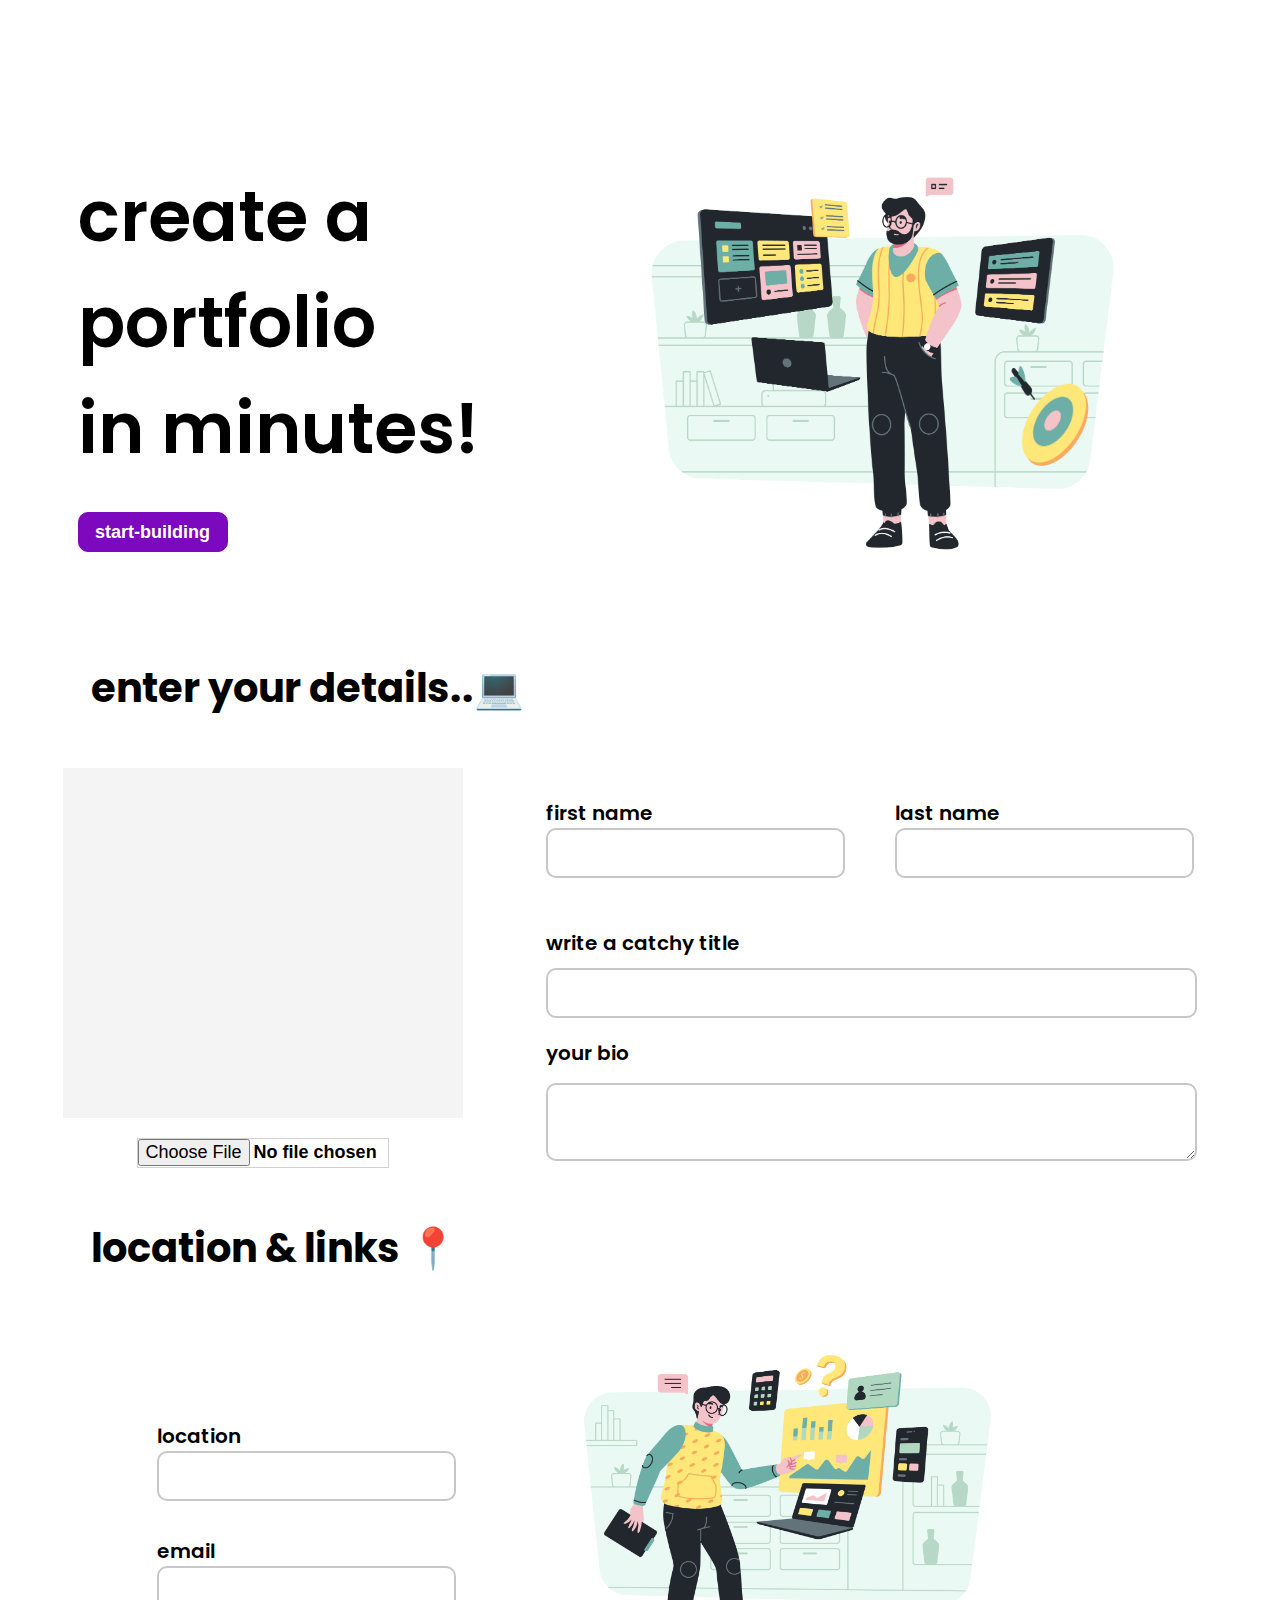
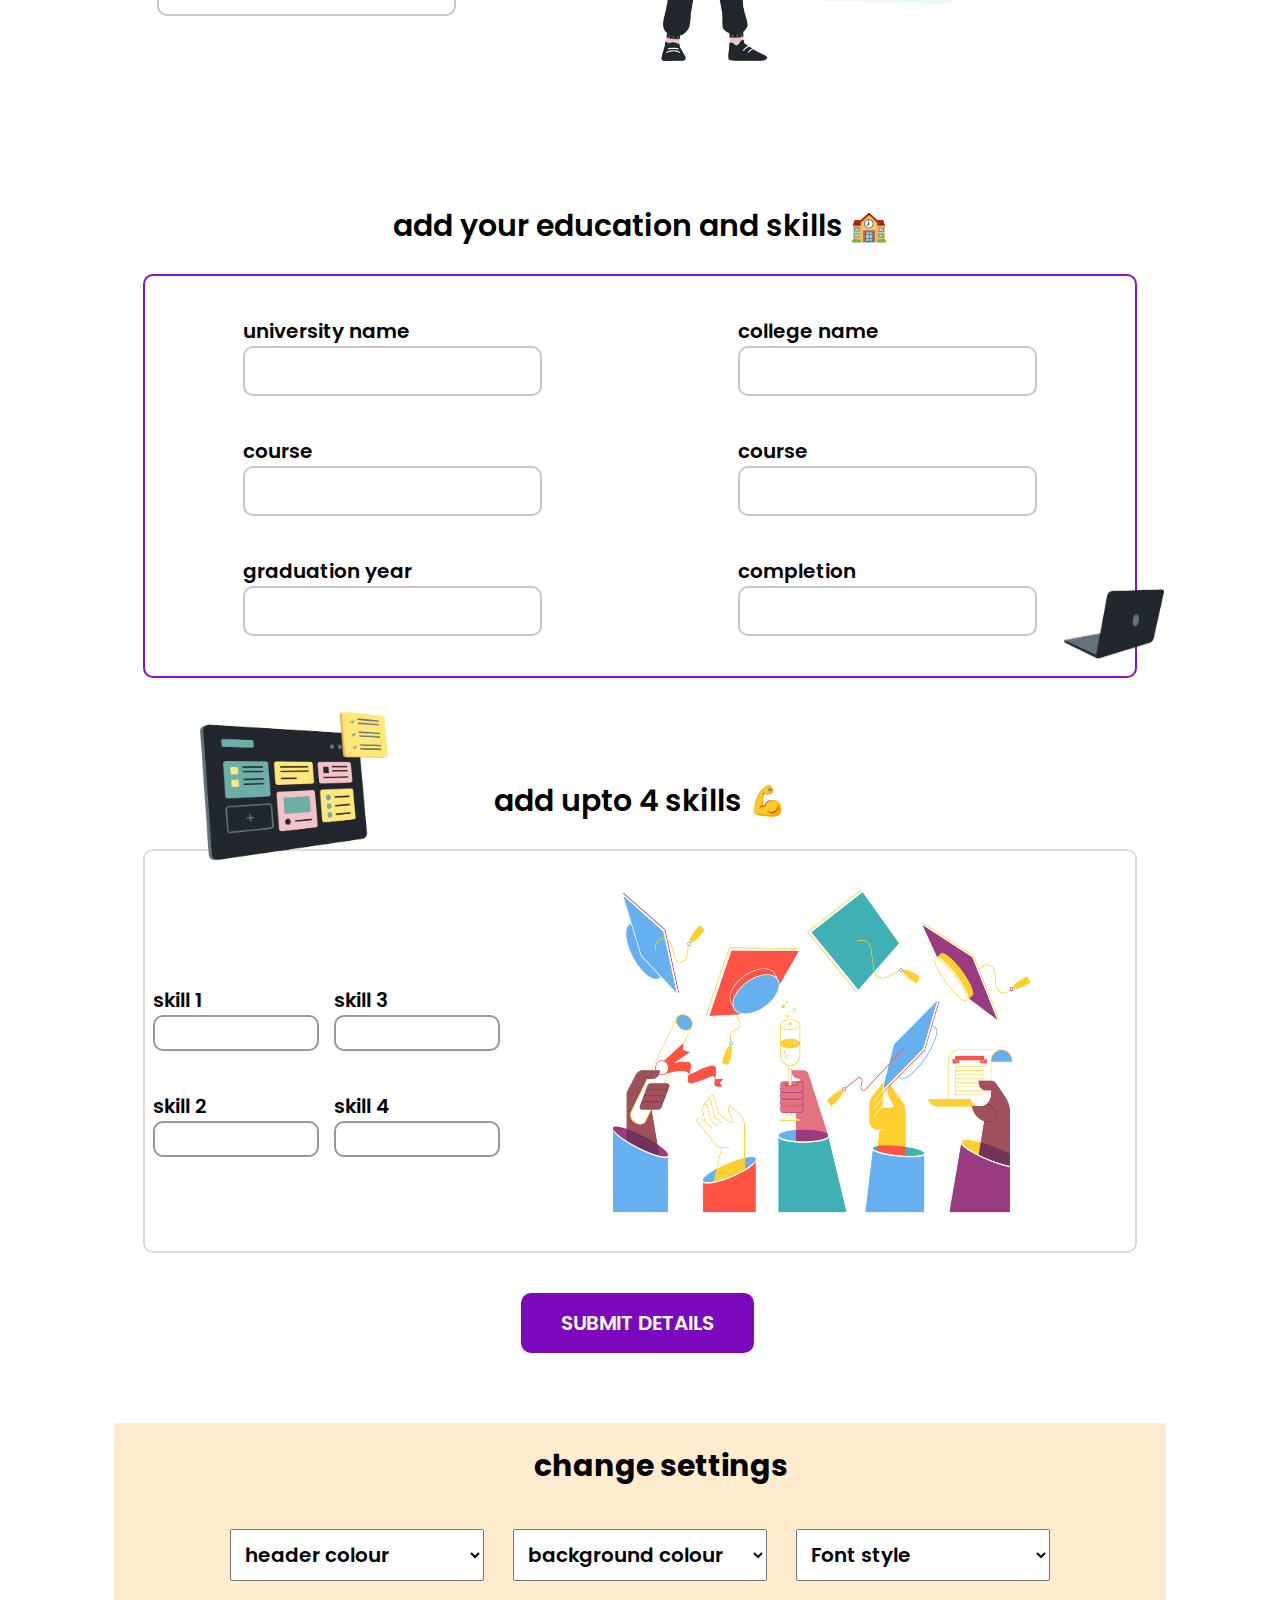
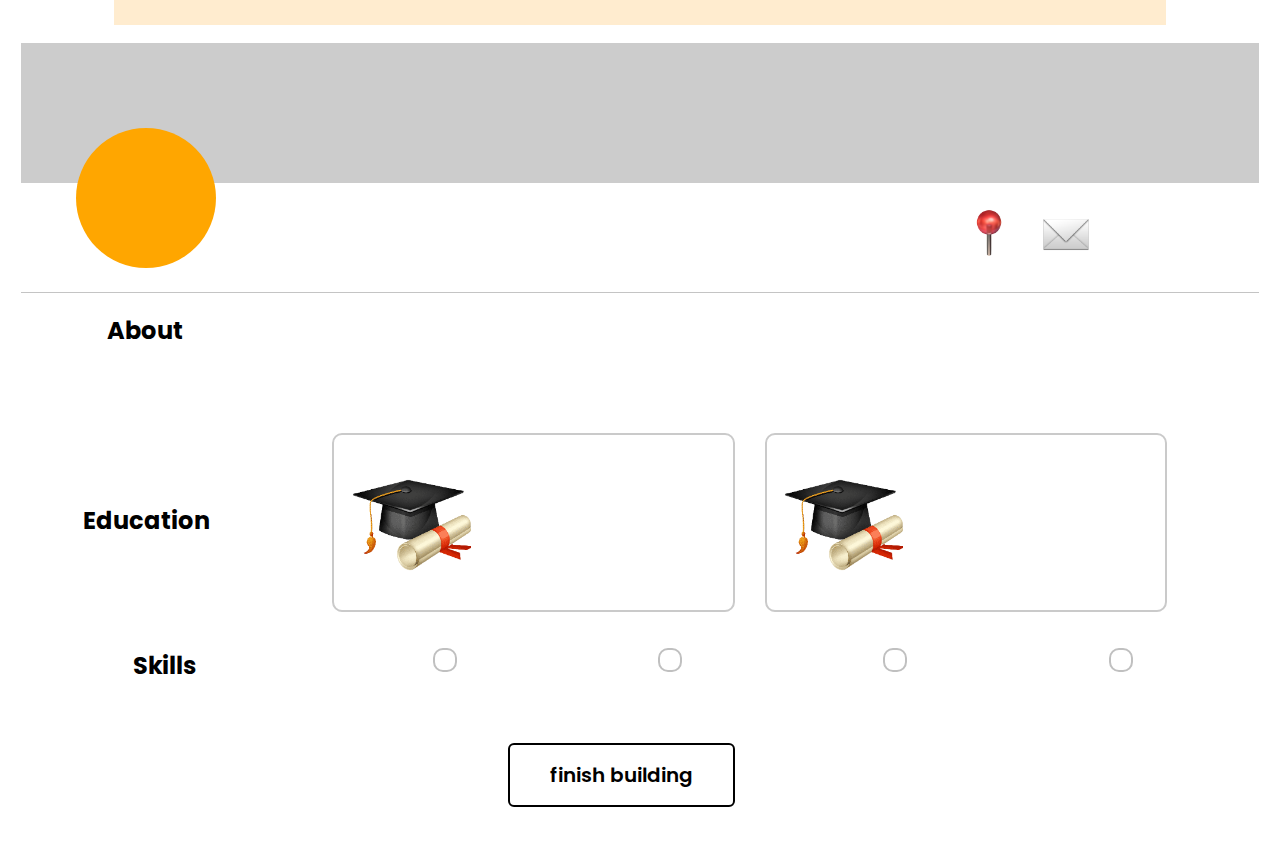
<file: hackathon/home.html>
<!DOCTYPE html>
<html lang="en">
<head>
    <meta charset="UTF-8">
    <meta http-equiv="X-UA-Compatible" content="IE=edge">
    <meta name="viewport" content="width=device-width, initial-scale=1.0">
    <title>Dynamic portfolio</title>
    <link rel="stylesheet" href="style.css">
    <link rel="preconnect" href="https://fonts.googleapis.com">
<link rel="preconnect" href="https://fonts.gstatic.com" crossorigin>
<link href="https://fonts.googleapis.com/css2?family=Poppins:wght@300;400;500;600&display=swap" rel="stylesheet">
</head>
<body>
    <!-- <div class="top-bar"></div> -->
    <div class="main">
        <!--WELCOME HEADER-->
        <div class="pop"></div>
        <div class="welcome-page">
            
            <div class="welcome-content">
                <div class="welcome-title">create a <br>portfolio<br>in minutes!</div>
                <div class="welcome-button"> 
                    <button class="start"><a href="#down" class="down">start-building</a></button>
                    
                </div>
            </div>

            <div class="welcome-image"><img class="image-1" src="welcome.png" alt=""></div>

        </div>

        <!-- DETAILS-->
        <div id="down"></div>
        <h2 class="enter-details">enter your details..💻</h2>
        <div class="details-main">

            <div class="profile">

                <div class="profile-picture" id="display-image"></div>

                <input type="file" id="image-input" accept="image/jpeg, image/png, image/jpg" class="add-photo">
            </div>
            <div class="details"> 
                <div class="names">
                    <div class="first-name"><div class="first-name-text">first name</div><input class="fn" type="text" name="" id=""></div>
                    <div class="last-name"><div class="last-name-text">last name</div><input class="ln" type="text" name="" id=""></div>
                </div>
                <div class="catchy-title"><div class="catchy-title-text">write a catchy title</div><input class="ct" type="text" name="" id=""></div>
                <div class="bio"><div class="bio-text">your bio</div><textarea class="b" cols="30" rows="10" maxlength="200"></textarea></div>
                
            </div>

        </div>
        <h2 class="enter-details">location & links 📍</h2>

        <div class="location">
            <div class="location-details">
                <div class="location-name"><div class="location-name-text">location</div><input class="lnn" type="text"></div>
                <div class="email-name"><div class="email-name-text">email</div><input class="em" type="text"></div>
                
            </div>

            <div class="location-picture">
                <img class="image-location"src="location.png">
            </div>
        </div>
        <h2 class="enter-details1">add your education and skills 🏫 </h2>
        <div class="education">
            <div class="university">
                <div class="name-name"><div class="name-name-text">university name</div><input class="na" type="text"></div>
                <div class="course-name"><div class="course-name-text">course</div><input class="co" type="text"></div>
                <div class="year-name"><div class="year-name-text">graduation year</div><input class="ye" type="text"></div>
            </div>



            <div>
                <div class="name-name"><div class="name-name-text">college name</div><input class="na1" type="text"></div>
                <div class="course-name"><div class="course-name-text">course</div><input class="co1" type="text"></div>
                <div class="year-name"><div class="year-name-text">completion</div><input class="ye1" type="text"></div>
            </div>

        </div>
        <img class = "laptop" src="laptop.png" alt="">
        <img class = "target" src="target.png" alt="">
        <img class="board" src="board.png" alt="">
        <h2 class="enter-details2">add upto 4 skills 💪</h2>

        <div class = "skills">

            

                <div class="postion-1">
                    <div class="name-name"><div class="name-name-text">skill 1</div><input class="skill1" type="text"></div>
                    <div class="name-name"><div class="name-name-text">skill 2</div><input class="skill2" type="text"></div>
                    
                </div>
                
                <div class="position-2">
                    <div class="name-name"><div class="name-name-text">skill 3</div><input class="skill3" type="text"></div>
                    <div class="name-name"><div class="name-name-text">skill 4</div><input class="skill4" type="text"></div>
                </div>
            
                



            <div class="skill-image">
                <img class="hurray-image" src="hurray.png" alt="">
            </div>

        </div>

        <div class="btn-center">
            <button class="submit">SUBMIT DETAILS</a></button>
        </div>


        <div class="settings">
            <h2 class="set">change settings</h2>
            <div class="settings-1">
                <div class="heading">
                    <select class="heading1" onchange="getSelectValue();" id="Mobility">
                        <option  selected="">header colour</option>
                        <option value="1">light blue</option>
                        <option value="2">cream</option>
                        <option value="3">light-purple</option>
                        <option value="4">greyish-black</option>
                      </select>
                </div>
                <div class="background">
                    <select class="background2" onchange="getSelectValue1();" id= "Mobility1">
                        <option  selected="">background colour</option>
                        <option value="1">white</option>
                        <option value="2">light pink</option>
                        <option value="3">cool green</option>
                        <option value="4">grey</option>
                      </select>
                </div>
                <div class="font"> 
                    
                        
                        <select class="font3" onchange="myFunction(this);" id="Mobility2">
                            <option  selected="">Font style</option>
                            <option>Georgia</option>
                            <option>Palatino Linotype</option>
                            <option>Book Antiqua</option>
                            <option>Times New Roman</option>
                            <option>Arial</option>
                            <option>Helvetica</option>
                            <option>Impact</option>
                            <option>Lucida Sans Unicode</option>
                            <option>Tahoma</option>
                          </select>
                      
                </div>
            </div>
            
        </div>


        <div class="backgroud"></div>


        <div class="font"></div>

    </div>
    <!--OUTPUT-->
        <div class="final">

            <div class="thumbnail"></div>
            <div class="profile-output" id="display-image1"></div>
            <!--about-->
            <div class="about">
               
                    <div class="am">
                    <h1 class="about-name"></h1>
                    <h2 class="about-name2"></h2>
                    </div>

                    <div class="logo">
                        <div class="loc-logo"><img class="apple-1"src="apple1.png" alt=""></div> <h3 class="ln-1"></h3>
                        <div class="email-logo"><img class="apple-1"src="apple2.png" alt=""></div><h3 class="emai"></h3>
                        
                        
                    </div>
                    
                
            </div>
            <hr>
            <div class="bio-details">
               
                    <div class="a3"><h2 class="about-me3 amout-me-width">About</h2></div>
                    <div class="a4"><h3 class="about-me4"></h3></div>
                

            </div>

            <div class="bio-details1">
               
                <h2 class="edu">Education</h2>
                <div class="education-1">
                    <div class="one">
                        <div class="scholar"><img class="scholar-1"src="scholar.png" alt=""></div>
                    <div>
                        <div><h2 class="university-output"></h2></div>
                        <div><h2 class="university-course-output"></h2></div>
                    </div>
                </div>
                <h3 class="university-year-output"></h3>
                    
                </div>


                <div class="education-2">
                    
                        <div class="one">
                            <div class="scholar"><img class="scholar-1"src="scholar.png" alt=""></div>
                        <div>
                            <div><h2 class="college-output"></h2></div>
                            <div><h2 class="college-course-output"></h2></div>
                        </div>
                    </div>
                    <h3 class="college-year-output"></h3>
                        
                    

                </div>
                
            </div>

            <!--SKILLS-->

            <div class="skills-output">
                <h2 class="skil">Skills</h2>
                <div class="actual-skills">
                    <div class="s1"><h3 class="s1-text"></h3></div>
                <div class="s2"><h3 class="s2-text"></h3></div>
                <div class="s3"><h3 class="s3-text"></h3></div>
                <div class="s4"><h3 class="s4-text"></h3></div>
                </div>
            </div>

        </div>
<script src="script.js"></script>
<div class="btn-center1">
    <button class="submit1" onclick="myyFunction()">finish building</button>
</div>
</body>
</html>
</file>
<file: hackathon/style.css>
.top-bar{
    /* background-color:rgb(181, 241, 243); */
    width:100%;
    height:20px;
}


@keyframes image-1{
    0%   {transform: translateY(-5px);}
    25% { transform: translateY(-25px); }
    70% { transform: translateY(-10px); }
    100% { transform: translateY(-5px); }
  }
.submit,.submit1{
    background-color: rgb(124, 9, 190); /* Green */
    border: none;
    color: white;
    padding: 15px 40px;
    text-align: center;
    text-decoration: none;
    display: inline-block;
    font-size: 16px;
    cursor: pointer;
    font-size:20px;
    font-family: 'Poppins', sans-serif;
    font-weight: 600;
    border-radius: 10px;

}
.university-output,.college-output{
    margin-top: 0;
}
.about-name2{
    margin-top: 0px;
}
.university-course-output,.college-course-output{
    margin-bottom: 0;
    margin-top: 0;
}
.university-year-output{
    margin-top: 0;
    color:rgb(3, 40, 49);
}
.college-year-output{
    margin-top: 0;
    color:rgb(3, 40, 49);
}
.submit1{
    background-color: rgb(255, 255, 255); /* Green */
    color:black;
    border-radius: 6px;
    border: 2px solid rgb(0, 0, 0);
}
.main{
    background-color:rgb(255, 255, 255);
    width:98%;
    margin:auto;
    height:3115px;
    position: relative;
    margin-bottom:50px;
}

.welcome-page{
    width:100%;
    height:600px;
    /* background-color:rgb(0, 255, 255); */
    display: flex;
    align-items: center;
    justify-content: space-around;
    
}
.welcome-title{
    font-size:70px;
    font-family: 'Poppins', sans-serif;
    font-weight:600;
    margin-left:30px;
}

.welcome-image{
    width:700px;
    height:600px;
    object-fit: cover;
    animation-name:image-1;
    animation-duration: 3.5s;
    animation-iteration-count: infinite;
    
    
}
.image-1{
    margin-top:40px;
    width:701px;
    height:531px;
    
}
.welcome-button{
display: flex;
margin-left:30px;
margin-top:30px;
}

.start{
    width:150px;
    height:40px;
    margin-right:60px;
}

.info{
    width:150px;
    height:40px;
    
}
.details-main{
    width:100%;
    height: 500px;
    /* background-color:rgb(194, 194, 194); */
}

.profile{
    display: flex;
    flex-direction: column;
    justify-content: space-around;
    align-items: center;
    /* background-color: red; */
    width:400px;
    height:500px;
}
.profile-picture{
    width:200px;
    height:200px;
    background-color:rgb(245, 244, 244);
    /* border-radius: 100%; */
    margin-top:50px;
    width: 100%;
    height:100%;
    object-fit: contain;
    background-repeat: no-repeat;
    background-position: center;
    background-size: 300px 300px;
    
    
}

.add-photo{
    margin-top: 20px;
    margin-bottom:50px;
    width:250px;
    height:40px;
    
    color:rgb(0, 0, 0);
    font-size: 18px;
    font-weight:600;
    border:1px solid rgb(209, 209, 209);
}
.details-main{
    display: flex;
    justify-content: space-around;
}

.names{
    display: flex;
    margin-bottom:30px;
}

.details{
    margin-top:80px;
    margin-right:20px;
}
.first-name{
    margin-right:50px;

}
.catchy-title{
    margin-bottom:20px;
}

.fn,.lnn{
    width:278px;
    height:44px;
    border: 2px solid rgb(199, 199, 199);
    border-radius: 10px;
    font-family: 'Poppins', sans-serif;
    font-weight:600;
    font-size: 25px;
    padding-left:15px;
}

.ct{
    font-size: 25px;
    width:630px;
    height:44px;
    border: 2px solid rgb(199, 199, 199);
    border-radius: 10px;
    margin-top:10px;
    font-family: 'Poppins', sans-serif;
    font-weight:600;
    padding-left:15px;
}
.b{
    width:630px;
    height:70px;
    border: 2px solid rgb(199, 199, 199);
    border-radius: 10px;
    margin-top:15px;
    font-size: 25px;
    font-family: 'Poppins', sans-serif;
    font-weight:600;
    padding-left:15px;

}

.first-name-text,.last-name-text,.catchy-title-text,.bio-text{
    font-size: 20px;
    font-family: 'Poppins', sans-serif;
    font-weight: 600;
}

.enter-details{
    font-size: 40px;
    font-weight: 600px;
    margin-left:70px;
    margin-top:0;
    font-family: 'Poppins', sans-serif;
    margin-bottom: 0;

}

.location-details{
    height:250px;
    display: flex;
    flex-direction: column;
    justify-content: space-around;
    align-items: center;
    
}
.location{
    background-color: rgb(197, 195, 195);
    width: 100%;
    height:500px;
}

.ln,.em,.li{
    width:278px;
    height:44px;
    border: 2px solid rgb(199, 199, 199);
    border-radius: 10px;
    font-family: 'Poppins', sans-serif;
    font-weight:600;
    font-size: 25px;
    padding-left:15px;
    margin-bottom:20px;
}
.location-name-text,.email-name-text,.linkedin-name-text{
    font-size: 20px;
    font-family: 'Poppins', sans-serif;
    font-weight: 600;
}

.image-location{
    width:617px;
    height:452px;
}

.location{
    width:80%;
    margin: auto;
    display:flex;
    align-items: center;
    justify-content: space-around;
    background-color: white;
}

.location-picture{
    width:644px;
    margin-bottom:10px;
    height:482px;

}

.education{
display:flex;
justify-content: space-around;
width: 80%;
height:400px;
background-color: rgb(255, 255, 255);
margin:auto;
border:2px solid rgb(138, 13, 211);
border-radius:10px;
}

.btn-center,.btn-center1{
    width:50%;
    height:100px;
    margin-top: 40px;
    margin-left: 500px;
}

.name-name-text,.course-name-text,.year-name-text{
    font-size: 20px;
    font-family: 'Poppins', sans-serif;
    font-weight: 600;
}

.name-name,.year-name,.course-name{
    margin-top:40px;
}

.na,.co,.ye,.na1,.co1,.ye1{
    width:278px;
    height:44px;
    border: 2px solid rgb(199, 199, 199);
    border-radius: 10px;
    font-family: 'Poppins', sans-serif;
    font-weight:600;
    font-size: 25px;
    padding-left:15px;
}
.enter-details1{
    text-align: center;
    font-size:30px;
    font-family: 'Poppins', sans-serif;
    font-weight:600;
    
}
.enter-details2{
    text-align: center;
    font-size:30px;
    font-family: 'Poppins', sans-serif;
    font-weight:600;
    margin-top:100px;
    
}




.start{
    background-color: rgb(124, 9, 190);
    color:white;
    font-size: 18px;
    border-radius: 10px;
    font-weight:600;
    border:1px solid rgb(124, 9, 190);
    
}
.info{
    background-color: white;
    color:black;
    font-size: 18px;
    border-radius: 10px;
    font-weight:600;
    border:1px solid rgb(209, 209, 209);
}

.laptop{
    position: absolute;
    width:100px;
    height:100px;
    left:1043px;
    top:2166px;
    animation-name:image-1;
    animation-duration: 3.5s;
    animation-iteration-count: infinite;
}
.down{
    color:white;
    text-decoration: none;
}
.clock{
    position: absolute;
    width:100px;
    height:100px;
    left:1043px;
    top:2166px;
    animation-name:image-1;
    animation-duration: 3.5s;
    animation-iteration-count: infinite;
}
.target{
    position: absolute;
    width:100px;
    height:100px;
    left:978px;
    top:358px;
    
}

.skills{
    /* background-color:red; */
    width:80%;
    height:400px;
    margin:auto;
    border:2px solid rgb(219, 219, 219);
    border-radius:10px;
}

.skills{
    display:flex;
    justify-content: center;
    align-items: center;
    justify-content: space-around;
}

.skill-image{
    width:611px;
    height:476px;
}

.hurray-image{
    width:611px;
    height:476px;}

.skill1,.skill2,.skill3,.skill4{
    font-size: 20px;
    font-family: 'Poppins', sans-serif;
    font-weight: 600;
    width:150px;
    border-radius:10px;
    border:2px solid rgb(151, 151, 151);
    padding-left:10px;
}

.board{
    position: absolute;
    width:200px;
    height:150px;
    left:173px;
    top:2303px;
    animation-name:image-1;
    animation-duration: 3.5s;
    animation-iteration-count: infinite;
}
.settings-1{
    height:100px;
    display: flex;
    width: 850px;
    justify-content: space-around;
    margin:auto;
    margin-top: 40px;
}
.heading1,.background2,.font3{
    width:254px;
    height:52px;
    font-size: 20px;
    font-family: 'Poppins', sans-serif;
    font-weight: 600;
    padding-left:10px;
}
.settings{
    width:85%;
    height:202px;
    background-color: rgb(255, 236, 207);
    margin-top: 100px;
    margin: auto;
    
}
.set{
    margin-top:30px;
    font-family: 'Poppins', sans-serif;
    margin:auto;
    font-size: 30px;
    margin-left:100px;
    margin-top:30px;
    padding-left:320px;
    padding-top: 20px;
    
}
.final{
    width:98%;
    margin:auto;
    height:660px;
    background-color: rgb(255, 255, 255);
    position:relative;
    margin-top: 120px;
    font-family: 'Poppins', sans-serif;

}

.thumbnail{
    width:100%;
    height:140px;
    background-color: rgb(204, 204, 204);
}
.profile-output{
    position:absolute;
    width:140px;
    height:140px;
    background-color:rgb(255, 166, 0);
    top:85px;
    left:55px;
    border-radius: 100%;
    background-size: 140px 140px;
    background-repeat: no-repeat;
    background-position: center;
    
}

.about{
    display: flex;
    padding-left:20px;
    margin-top:1px;
    margin-left:200px;
    width:1060px;
    height:100px;
    display: relative;
    
    
}

.a3{
text-align: left;
/* margin-left: -50px; */
}
.bio-details{
    
    
    /* background-color: red; */
    width: 86%;
    height:120px;
    margin:auto;
    
}
.amout-me-width{
    width:250px;
    /* display: flex; */
    justify-content: center;
    align-items: center;
    margin-right:100px;
    margin-left:0px;
   
}


hr{
    height: 1px;
    background-color: rgb(196, 196, 196);
    border: none;
}
.bio-details1{
    /* background-color: red; */
    display: flex;
    width: 90%;
    height:175px;
    margin:auto;
    justify-content: center;
    
}

.education-1,.education-2{
    width:400px;
    height:100%;
    
    margin-right:30px;
    border-radius: 10px;
    
    border: 2px solid rgb(202, 202, 202);
}
.edu{
    width:150px;
    display: flex;
    justify-content: space-between;
    align-items: center;
    margin-right:100px;
    padding-left:px; 
    
    
    
}
.do{
    padding-left:40px;
}

.skills-output{
    width:90%;
    margin:auto;
    height:65px;
    margin-top: 10px;
    /* background-color: red; */
}

.about-name{
    margin-top:9px;
    margin-bottom: 0;
}
.pop{
    width:100%;
    height:50px;
    background-color: rgb(255, 255, 255);;
}



.a4{
    width:1100px;
    font-size: 15px;
    color: rgb(41, 41, 41);
}

.skills-output{
    display: flex;
    margin-top: 20px;
}

.actual-skills{
    margin-left:100px;
    width:700px;
    display: flex;
    justify-content: space-between;
    align-items: center;
}
.skil{
    width:200px;
    padding-left:50px;
}
.am{
    width:700px;
}
.logo{
    
    display: flex;
    justify-content: center;
    align-items: center;

}

.s1-text,.s2-text,.s3-text,.s4-text{
    padding: 10px;
    border-radius: 10px;
    border:2px solid rgb(192, 192, 192)
}
.loc-logo,.email-logo,.linkedin-logo{
    margin-left:23px;
    margin-right: 4px;
    width:50px;
    height:50px;
    /* background-color: red; */
}

.apple-1,.appl2,.apple3{
    object-fit:contain;
    width:100%;
    height:100%

}
.year-output{
    padding-bottom: 15px;
    text-align:right;
    padding-right:10px;
}

.one{
    margin-top: 10px;
    display: flex;
}

.scholar{
    margin-top:30px;
    width:150px;
    height: 100px;
    margin-right: 10px;
}
.scholar-1{
    object-fit:contain;
    width:100%;
    height:100%
}

.college-year-output{
    text-align: right;
    padding-right:20px;
    padding-bottom:10px;
    margin-bottom:0;
    margin-top:0px;
}

.university-year-output{
    text-align: right;
    padding-right:20px;
    padding-bottom:10px;
    
}
</file>
